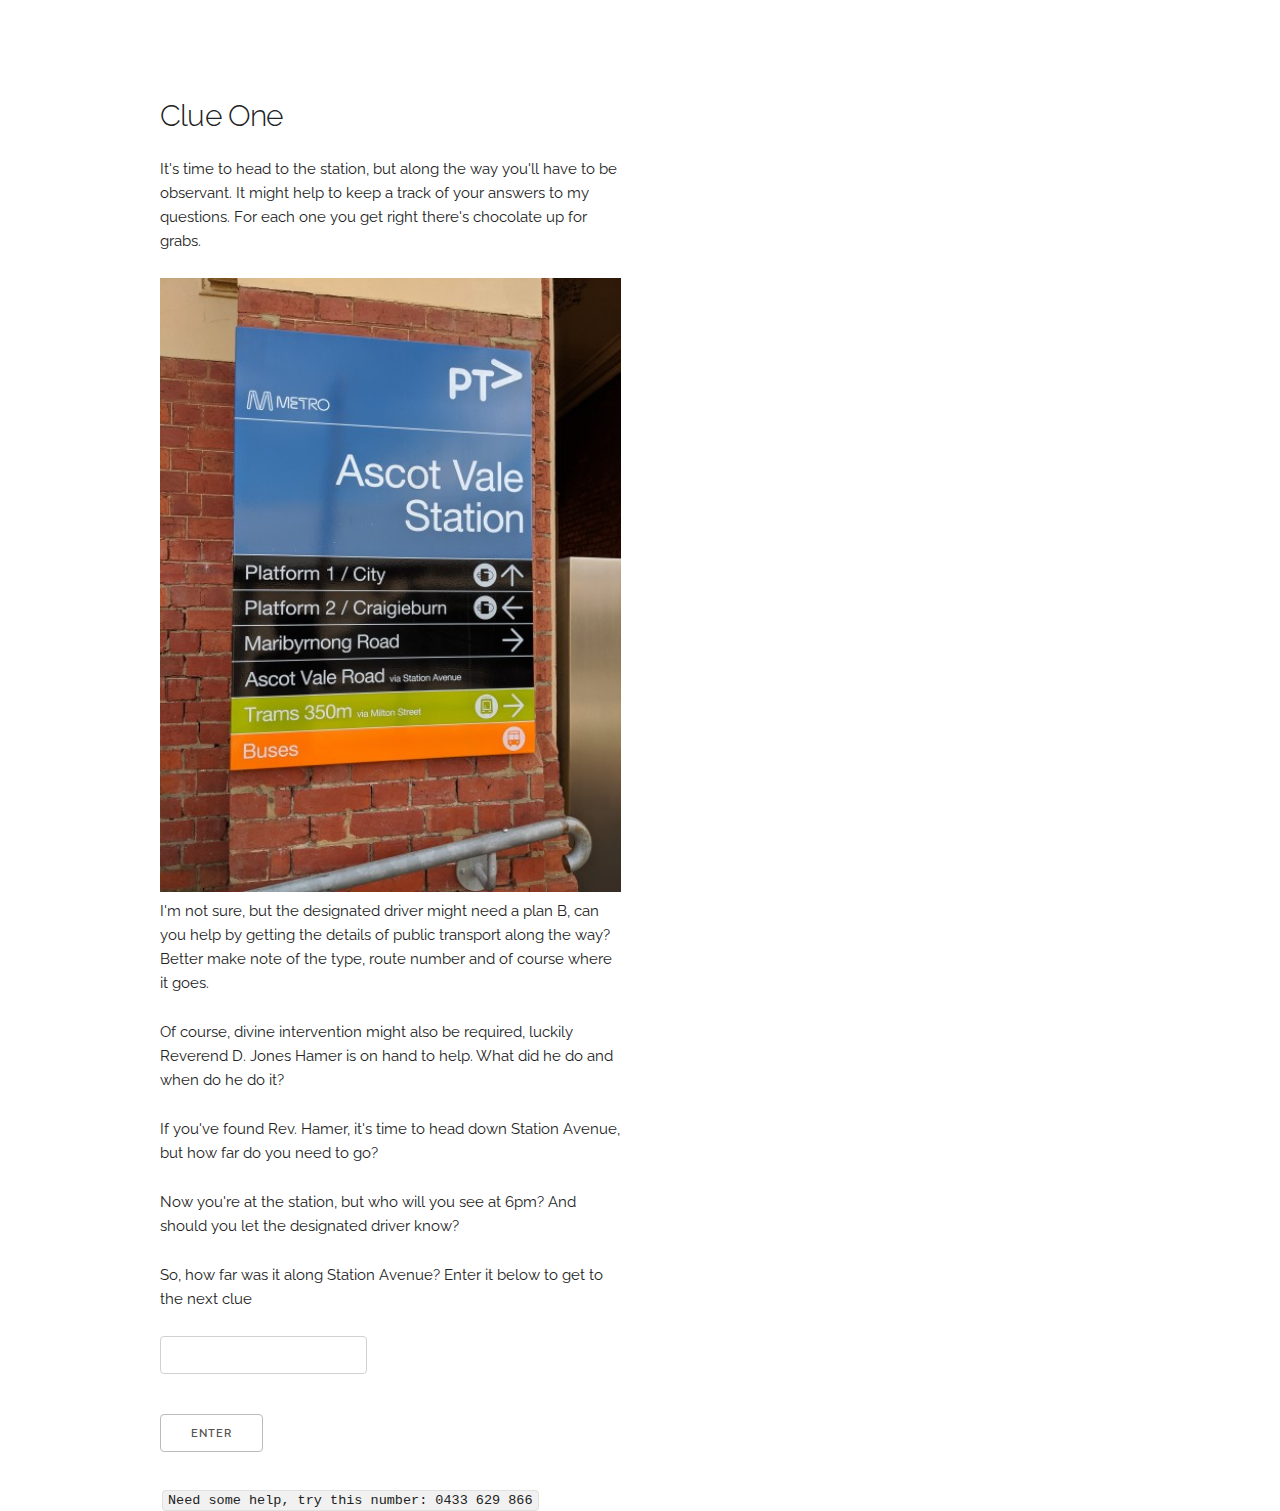
<file: clue_one.html>
<!DOCTYPE html>
<html lang="en">
<head>

  <!-- Basic Page Needs
  –––––––––––––––––––––––––––––––––––––––––––––––––– -->
  <meta charset="utf-8">
  <title>Easter Hunt - Clue one</title>
  <meta name="description" content="">
  <meta name="author" content="">

  <!-- Mobile Specific Metas
  –––––––––––––––––––––––––––––––––––––––––––––––––– -->
  <meta name="viewport" content="width=device-width, initial-scale=1">

  <!-- FONT
  –––––––––––––––––––––––––––––––––––––––––––––––––– -->
  <link href="//fonts.googleapis.com/css?family=Raleway:400,300,600" rel="stylesheet" type="text/css">

  <!-- CSS
  –––––––––––––––––––––––––––––––––––––––––––––––––– -->
  <link rel="stylesheet" href="css/normalize.css">
  <link rel="stylesheet" href="css/skeleton.css">

  <!-- Favicon
  –––––––––––––––––––––––––––––––––––––––––––––––––– -->
  <link rel="icon" type="image/png" href="images/favicon.png">

  <script src="js/main.js"></script>

</head>
<body>

  <!-- Primary Page Layout
  –––––––––––––––––––––––––––––––––––––––––––––––––– -->
  <div class="container">
    <div class="row">
      <div class="one-half column" style="margin-top: 10%">
        <h4>Clue One</h4>
        <p>It's time to head to the station, but along the way you'll have to be observant. It might help to keep a track of your answers to my questions. For each one you get right there's chocolate up for grabs.</p>
        <img src="images/IMG_20190414_154112_sm.jpg" alt="Ascot Vale Station">
        <p>I'm not sure, but the designated driver might need a plan B, can you help by getting the details of public transport along the way? Better make note of the type, route number and of course where it goes.</p>
        <p>Of course, divine intervention might also be required, luckily Reverend D. Jones Hamer is on hand to help. What did he do and when do he do it?</p>
        <p>If you've found Rev. Hamer, it's time to head down Station Avenue, but how far do you need to go?</p>
        <p>Now you're at the station, but who will you see at 6pm? And should you let the designated driver know?</p>   
        <p>So, how far was it along Station Avenue? Enter it below to get to the next clue</p>
        <input type="text" id="clue_two_text" value="">
        <p></p>
        <button onclick="clue_two()">Enter</button>
        <p id="clue_two_response"></p>
        <p></p>
        <code>Need some help, try this number: 0433 629 866</code>
      </div>
    </div>
  </div>

<!-- End Document
  –––––––––––––––––––––––––––––––––––––––––––––––––– -->
</body>
</html>
</file>
<file: css/skeleton.css>
/*
* Skeleton V2.0.4
* Copyright 2014, Dave Gamache
* www.getskeleton.com
* Free to use under the MIT license.
* http://www.opensource.org/licenses/mit-license.php
* 12/29/2014
*/


/* Table of contents
––––––––––––––––––––––––––––––––––––––––––––––––––
- Grid
- Base Styles
- Typography
- Links
- Buttons
- Forms
- Lists
- Code
- Tables
- Spacing
- Utilities
- Clearing
- Media Queries
*/


/* Grid
–––––––––––––––––––––––––––––––––––––––––––––––––– */
.container {
  position: relative;
  width: 100%;
  max-width: 960px;
  margin: 0 auto;
  padding: 0 20px;
  box-sizing: border-box; }
.column,
.columns {
  width: 100%;
  float: left;
  box-sizing: border-box; }

/* For devices larger than 400px */
@media (min-width: 400px) {
  .container {
    width: 85%;
    padding: 0; }
}

/* For devices larger than 550px */
@media (min-width: 550px) {
  .container {
    width: 80%; }
  .column,
  .columns {
    margin-left: 4%; }
  .column:first-child,
  .columns:first-child {
    margin-left: 0; }

  .one.column,
  .one.columns                    { width: 4.66666666667%; }
  .two.columns                    { width: 13.3333333333%; }
  .three.columns                  { width: 22%;            }
  .four.columns                   { width: 30.6666666667%; }
  .five.columns                   { width: 39.3333333333%; }
  .six.columns                    { width: 48%;            }
  .seven.columns                  { width: 56.6666666667%; }
  .eight.columns                  { width: 65.3333333333%; }
  .nine.columns                   { width: 74.0%;          }
  .ten.columns                    { width: 82.6666666667%; }
  .eleven.columns                 { width: 91.3333333333%; }
  .twelve.columns                 { width: 100%; margin-left: 0;}

  .one-third.column               { width: 30.6666666667%; }
  .two-thirds.column              { width: 65.3333333333%; }

  .one-half.column                { width: 48%; }

  /* Offsets */
  .offset-by-one.column,
  .offset-by-one.columns          { margin-left: 8.66666666667%; }
  .offset-by-two.column,
  .offset-by-two.columns          { margin-left: 17.3333333333%; }
  .offset-by-three.column,
  .offset-by-three.columns        { margin-left: 26%;            }
  .offset-by-four.column,
  .offset-by-four.columns         { margin-left: 34.6666666667%; }
  .offset-by-five.column,
  .offset-by-five.columns         { margin-left: 43.3333333333%; }
  .offset-by-six.column,
  .offset-by-six.columns          { margin-left: 52%;            }
  .offset-by-seven.column,
  .offset-by-seven.columns        { margin-left: 60.6666666667%; }
  .offset-by-eight.column,
  .offset-by-eight.columns        { margin-left: 69.3333333333%; }
  .offset-by-nine.column,
  .offset-by-nine.columns         { margin-left: 78.0%;          }
  .offset-by-ten.column,
  .offset-by-ten.columns          { margin-left: 86.6666666667%; }
  .offset-by-eleven.column,
  .offset-by-eleven.columns       { margin-left: 95.3333333333%; }

  .offset-by-one-third.column,
  .offset-by-one-third.columns    { margin-left: 34.6666666667%; }
  .offset-by-two-thirds.column,
  .offset-by-two-thirds.columns   { margin-left: 69.3333333333%; }

  .offset-by-one-half.column,
  .offset-by-one-half.columns     { margin-left: 52%; }

}


/* Base Styles
–––––––––––––––––––––––––––––––––––––––––––––––––– */
/* NOTE
html is set to 62.5% so that all the REM measurements throughout Skeleton
are based on 10px sizing. So basically 1.5rem = 15px :) */
html {
  font-size: 62.5%; }
body {
  font-size: 1.5em; /* currently ems cause chrome bug misinterpreting rems on body element */
  line-height: 1.6;
  font-weight: 400;
  font-family: "Raleway", "HelveticaNeue", "Helvetica Neue", Helvetica, Arial, sans-serif;
  color: #222; }


/* Typography
–––––––––––––––––––––––––––––––––––––––––––––––––– */
h1, h2, h3, h4, h5, h6 {
  margin-top: 0;
  margin-bottom: 2rem;
  font-weight: 300; }
h1 { font-size: 4.0rem; line-height: 1.2;  letter-spacing: -.1rem;}
h2 { font-size: 3.6rem; line-height: 1.25; letter-spacing: -.1rem; }
h3 { font-size: 3.0rem; line-height: 1.3;  letter-spacing: -.1rem; }
h4 { font-size: 2.4rem; line-height: 1.35; letter-spacing: -.08rem; }
h5 { font-size: 1.8rem; line-height: 1.5;  letter-spacing: -.05rem; }
h6 { font-size: 1.5rem; line-height: 1.6;  letter-spacing: 0; }

/* Larger than phablet */
@media (min-width: 550px) {
  h1 { font-size: 5.0rem; }
  h2 { font-size: 4.2rem; }
  h3 { font-size: 3.6rem; }
  h4 { font-size: 3.0rem; }
  h5 { font-size: 2.4rem; }
  h6 { font-size: 1.5rem; }
}

p {
  margin-top: 0; }


/* Links
–––––––––––––––––––––––––––––––––––––––––––––––––– */
a {
  color: #1EAEDB; }
a:hover {
  color: #0FA0CE; }


/* Buttons
–––––––––––––––––––––––––––––––––––––––––––––––––– */
.button,
button,
input[type="submit"],
input[type="reset"],
input[type="button"] {
  display: inline-block;
  height: 38px;
  padding: 0 30px;
  color: #555;
  text-align: center;
  font-size: 11px;
  font-weight: 600;
  line-height: 38px;
  letter-spacing: .1rem;
  text-transform: uppercase;
  text-decoration: none;
  white-space: nowrap;
  background-color: transparent;
  border-radius: 4px;
  border: 1px solid #bbb;
  cursor: pointer;
  box-sizing: border-box; }
.button:hover,
button:hover,
input[type="submit"]:hover,
input[type="reset"]:hover,
input[type="button"]:hover,
.button:focus,
button:focus,
input[type="submit"]:focus,
input[type="reset"]:focus,
input[type="button"]:focus {
  color: #333;
  border-color: #888;
  outline: 0; }
.button.button-primary,
button.button-primary,
input[type="submit"].button-primary,
input[type="reset"].button-primary,
input[type="button"].button-primary {
  color: #FFF;
  background-color: #33C3F0;
  border-color: #33C3F0; }
.button.button-primary:hover,
button.button-primary:hover,
input[type="submit"].button-primary:hover,
input[type="reset"].button-primary:hover,
input[type="button"].button-primary:hover,
.button.button-primary:focus,
button.button-primary:focus,
input[type="submit"].button-primary:focus,
input[type="reset"].button-primary:focus,
input[type="button"].button-primary:focus {
  color: #FFF;
  background-color: #1EAEDB;
  border-color: #1EAEDB; }


/* Forms
–––––––––––––––––––––––––––––––––––––––––––––––––– */
input[type="email"],
input[type="number"],
input[type="search"],
input[type="text"],
input[type="tel"],
input[type="url"],
input[type="password"],
textarea,
select {
  height: 38px;
  padding: 6px 10px; /* The 6px vertically centers text on FF, ignored by Webkit */
  background-color: #fff;
  border: 1px solid #D1D1D1;
  border-radius: 4px;
  box-shadow: none;
  box-sizing: border-box; }
/* Removes awkward default styles on some inputs for iOS */
input[type="email"],
input[type="number"],
input[type="search"],
input[type="text"],
input[type="tel"],
input[type="url"],
input[type="password"],
textarea {
  -webkit-appearance: none;
     -moz-appearance: none;
          appearance: none; }
textarea {
  min-height: 65px;
  padding-top: 6px;
  padding-bottom: 6px; }
input[type="email"]:focus,
input[type="number"]:focus,
input[type="search"]:focus,
input[type="text"]:focus,
input[type="tel"]:focus,
input[type="url"]:focus,
input[type="password"]:focus,
textarea:focus,
select:focus {
  border: 1px solid #33C3F0;
  outline: 0; }
label,
legend {
  display: block;
  margin-bottom: .5rem;
  font-weight: 600; }
fieldset {
  padding: 0;
  border-width: 0; }
input[type="checkbox"],
input[type="radio"] {
  display: inline; }
label > .label-body {
  display: inline-block;
  margin-left: .5rem;
  font-weight: normal; }


/* Lists
–––––––––––––––––––––––––––––––––––––––––––––––––– */
ul {
  list-style: circle inside; }
ol {
  list-style: decimal inside; }
ol, ul {
  padding-left: 0;
  margin-top: 0; }
ul ul,
ul ol,
ol ol,
ol ul {
  margin: 1.5rem 0 1.5rem 3rem;
  font-size: 90%; }
li {
  margin-bottom: 1rem; }


/* Code
–––––––––––––––––––––––––––––––––––––––––––––––––– */
code {
  padding: .2rem .5rem;
  margin: 0 .2rem;
  font-size: 90%;
  white-space: nowrap;
  background: #F1F1F1;
  border: 1px solid #E1E1E1;
  border-radius: 4px; }
pre > code {
  display: block;
  font-size: 50%;
  padding: 1rem 1.5rem;
  white-space: pre; }


/* Tables
–––––––––––––––––––––––––––––––––––––––––––––––––– */
th,
td {
  padding: 12px 15px;
  text-align: left;
  border-bottom: 1px solid #E1E1E1; }
th:first-child,
td:first-child {
  padding-left: 0; }
th:last-child,
td:last-child {
  padding-right: 0; }


/* Spacing
–––––––––––––––––––––––––––––––––––––––––––––––––– */
button,
.button {
  margin-bottom: 1rem; }
input,
textarea,
select,
fieldset {
  margin-bottom: 1.5rem; }
pre,
blockquote,
dl,
figure,
table,
p,
ul,
ol,
form {
  margin-bottom: 2.5rem; }


/* Utilities
–––––––––––––––––––––––––––––––––––––––––––––––––– */
.u-full-width {
  width: 100%;
  box-sizing: border-box; }
.u-max-full-width {
  max-width: 100%;
  box-sizing: border-box; }
.u-pull-right {
  float: right; }
.u-pull-left {
  float: left; }


/* Misc
–––––––––––––––––––––––––––––––––––––––––––––––––– */
hr {
  margin-top: 3rem;
  margin-bottom: 3.5rem;
  border-width: 0;
  border-top: 1px solid #E1E1E1; }


/* Clearing
–––––––––––––––––––––––––––––––––––––––––––––––––– */

/* Self Clearing Goodness */
.container:after,
.row:after,
.u-cf {
  content: "";
  display: table;
  clear: both; }


/* Media Queries
–––––––––––––––––––––––––––––––––––––––––––––––––– */
/*
Note: The best way to structure the use of media queries is to create the queries
near the relevant code. For example, if you wanted to change the styles for buttons
on small devices, paste the mobile query code up in the buttons section and style it
there.
*/


/* Larger than mobile */
@media (min-width: 400px) {}

/* Larger than phablet (also point when grid becomes active) */
@media (min-width: 550px) {}

/* Larger than tablet */
@media (min-width: 750px) {}

/* Larger than desktop */
@media (min-width: 1000px) {}

/* Larger than Desktop HD */
@media (min-width: 1200px) {}
</file>
